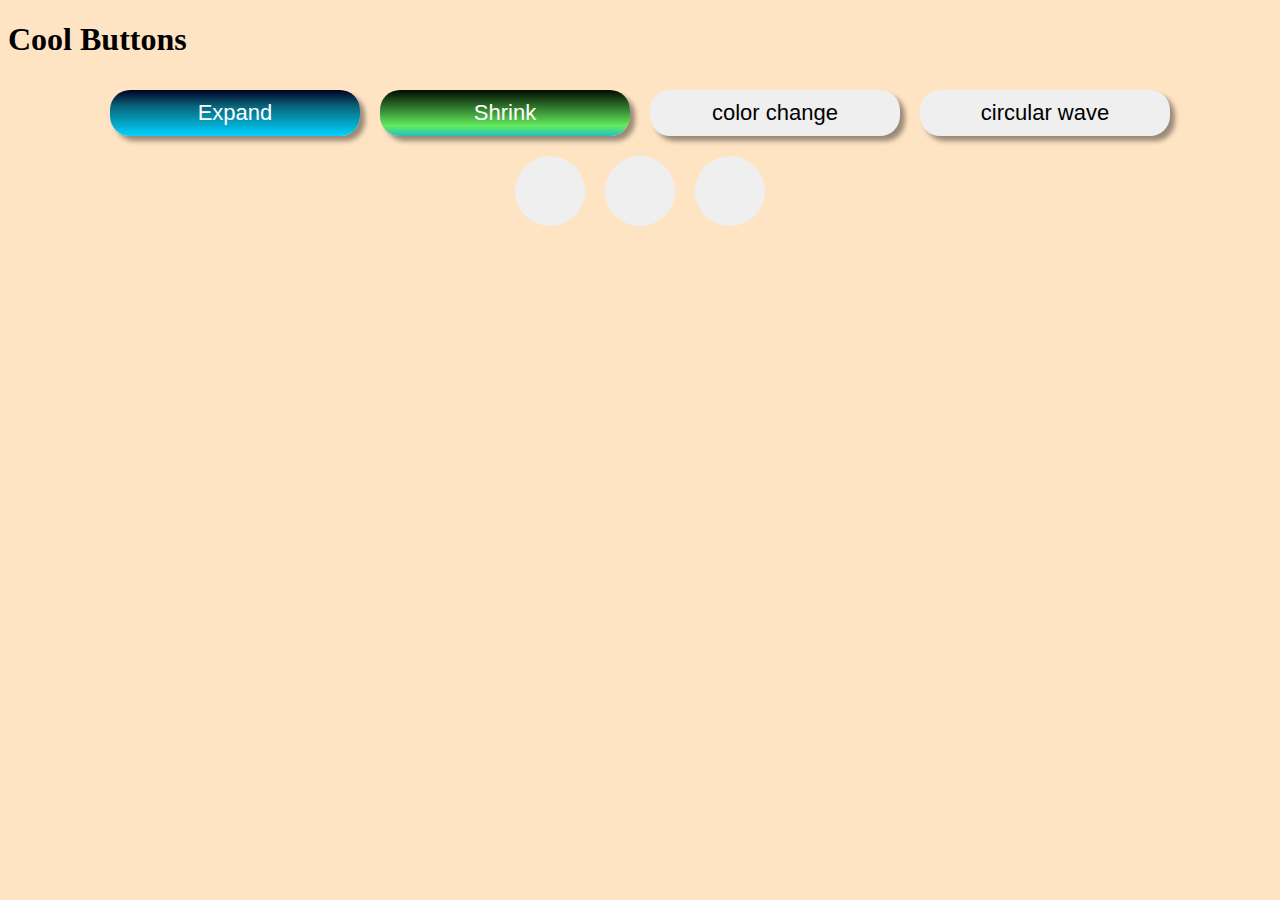
<file: Cool-Buttons/index.html>
<!DOCTYPE html>
<html lang="en">

<head>
  <meta charset="UTF-8">
  <meta name="viewport" content="width=device-width, initial-scale=1.0">
  <link rel="stylesheet" href="https://cdnjs.cloudflare.com/ajax/libs/font-awesome/6.6.0/css/all.min.css" integrity="sha512-Kc323vGBEqzTmouAECnVceyQqyqdsSiqLQISBL29aUW4U/M7pSPA/gEUZQqv1cwx4OnYxTxve5UMg5GT6L4JJg==" crossorigin="anonymous" referrerpolicy="no-referrer" />
  <title>Cool Buttons</title>
  <style>
    body {
      background-color: bisque;
    }

    .cool_buttons {
      display: flex;
      justify-content: center;
    }

    .btn_basics {
      width: 250px;
      font-size: 22px;
      padding: 10px 20px;
      border: none;
      margin: 10px;
      border-radius: 20px;
      box-shadow: 5px 5px 5px 0px rgba(0, 0, 0, 0.4);
      cursor: pointer;
    }

    .grow_tr {
      color: white;
      background: rgb(2, 0, 36);
      background: linear-gradient(180deg, rgba(2, 0, 36, 1) 0%, rgba(9, 100, 121, 1) 35%, rgba(0, 212, 255, 1) 100%);
      transition: all 0.2s linear;
    }

    .grow_tr:hover {
      box-shadow: 0px 10px 15px 0px rgba(0, 0, 0, 0.4);
      transform: scale(1.2)
    }

    .shrink_tr {
      color: white;
      background: rgb(34, 193, 195);
      background: linear-gradient(0deg, rgba(34, 193, 195, 1) 0%, rgba(99, 235, 93, 1) 22%, rgba(1, 11, 0, 1) 100%);
      transition: all 0.3s;
    }
    .shrink_tr:hover{
      box-shadow: 3px 3px 3px 0px rgba(0, 0, 0, 0.4);
      transform: scale(0.8);
    }

    .color_tr{
      position: relative;
      z-index: 2;
    }
    .color_tr::before{
      content: '';
      background-color: red;
      width: 0%;
      height: 100%;
      position: absolute;
      top: 0;
      left: 0;
      border-radius: 20px;
      transition: all 0.4s ease-in;
    }
    .color_tr:hover::before{
      width: 100%;
    }
    .color_tr > span {
      position: relative;
      z-index: 1;
    }

    .wave_tr {
      position: relative;
      z-index: 2;
      overflow: hidden;
    }
    .wave_tr::before{
      content: '';
      position: absolute;
      width: 0;
      height: 0px;
      border-radius: 50%;
      background-color: aquamarine;
      top: -100px;
      left: -20px;
      transition: all 0.4s linear;
    }
    .wave_tr > span {
      position: relative;
      z-index: 1;
    }
    .wave_tr:hover::before{
      height: 300px;
      width: 300px;
    }

    /* icons */

    .fa_icons {
      width: 70px;
      height: 70px;
      border-radius: 50%;
      border: none;
      margin: 10px;
      font-size: 27px;
    }
     
    .btn_container{
      position: relative;
    }
    .fb_icon::before {
      content: '';
      position: absolute;
      background-color: #3b5998;
      height: 0px;
      width: 0px;
      top: 50%;
      left: 50%;
      transform: translate(-50%, -50%);
      transition: all 0.4s linear;
    }
    .fb_icon {
      transition: all 0.4s linear;
    }
    .fb_icon:hover{
      cursor: pointer;
      color: white;
    }
    .fb_icon:hover::before{
      height: 70px;
      width: 70px;
      border-radius: 50%;
    }
    .fa_fb{
      position: relative;
      z-index: 2;
    }

    /* yt icon */
    .yt_icon {
      transition: all 0.4s linear;
    }
    .yt_icon:hover{
      cursor: pointer;
      background-color:rgb(146, 10, 10); 
      color: white;
      transform: rotate(180deg);
    }

    /* twitter */

    .tw_icon{
      transition: all 0.3s linear;
    }
    .tw_icon:hover{
      cursor: pointer;
      color: white;
      background-color: #1da1f2;
      transform: skew(-10deg);
    }
  </style>
</head>

<body>
  <h1>Cool Buttons</h1>
  <section class="cool_buttons">
    <div class="btn_container">
      <button class="btn_basics grow_tr">
        Expand
      </button>
    </div>
    <div class="btn_container">
      <button class="btn_basics shrink_tr">
        Shrink
      </button>
    </div>
    <div class="btn_container">
      <button class="btn_basics color_tr">
        <span>color change</span>
      </button>
    </div>
    <div class="btn_container">
      <button class="btn_basics wave_tr">
        <span>circular wave</span>
      </button>
    </div>
  </section>

  <section class="cool_buttons">
    <div class="btn_container">
      <button class="fa_icons fb_icon">
        <i class="fa-brands fa-square-facebook fa_fb" aria-hidden="true"></i>
      </button>
    </div>
    <div class="btn_container">
      <button class="fa_icons yt_icon">
        <i class="fa-brands fa-square-youtube fa_yt" aria-hidden="true"></i>
      </button>
    </div>
    <div class="btn_container">
      <button class="fa_icons tw_icon">
        <i class="fa-brands fa-square-twitter fa_tw" aria-hidden="true"></i>
      </button>
    </div>
  </section>
</body>

</html>










<!-- To achieve true centering of the element, you need to adjust its position by applying a transform. The transform: translate(-50%, -50%) shifts the element back by half of its own width and height, effectively moving it so that its center aligns with the center of the containing block. Without this transform, only the top-left corner is centered, leaving the element offset from the center.
In summary:
With transform: The center of the element aligns with the center of its container.
Without transform: Only the top-left corner is at the center, so the element appears offset.
This behavior is a fundamental aspect of how positioning and transformations work in CSS.
Related -->
</file>
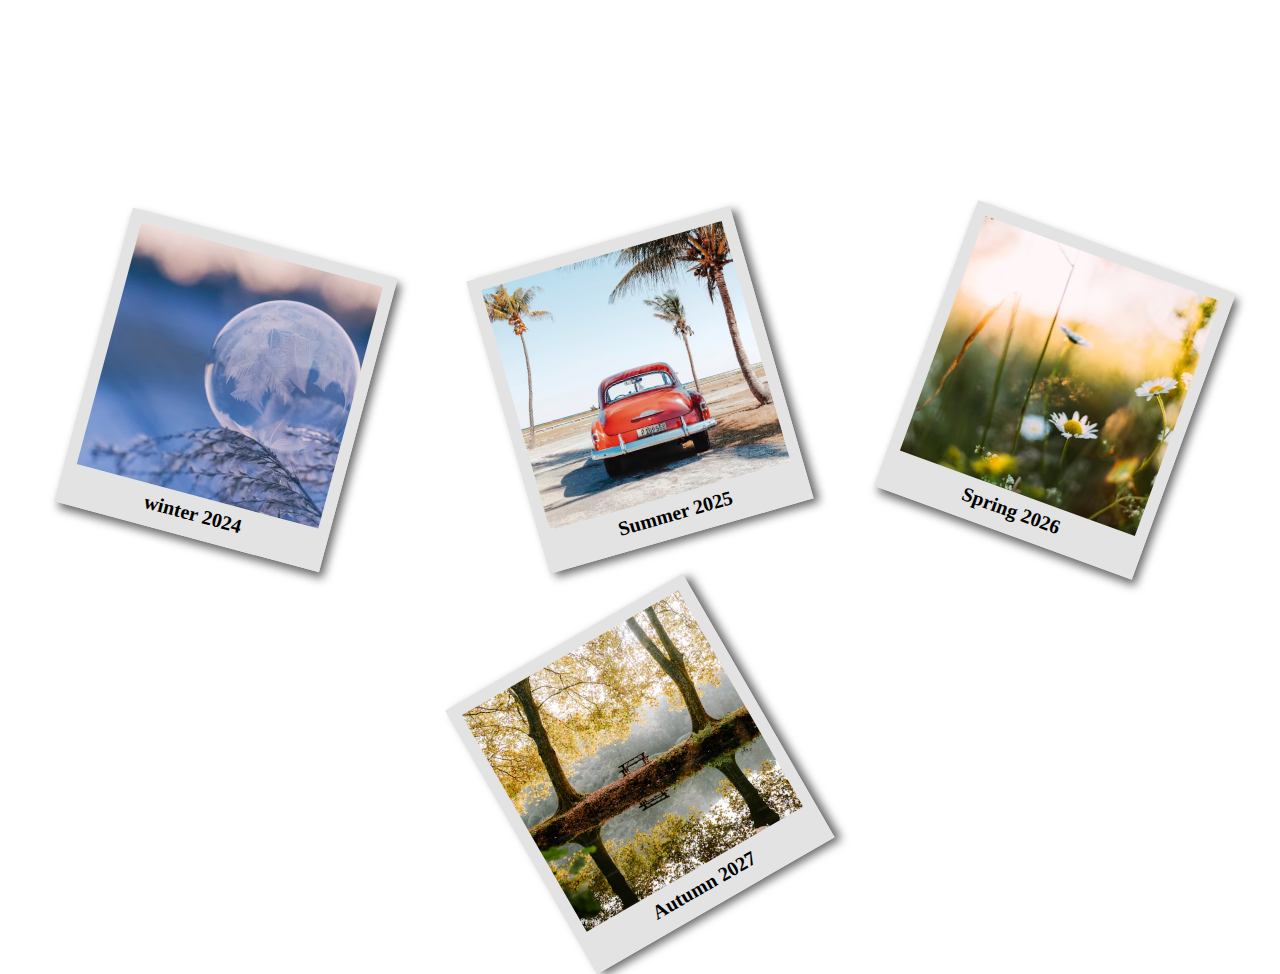
<file: image_gallery/index.html>
<!DOCTYPE html>
<html lang="en">
<head>
  <meta charset="UTF-8">
  <meta name="viewport" content="width=device-width, initial-scale=1.0">
  <title>Image Gallery</title>
  <link rel="stylesheet" href="css/style.css">
</head>
<body>
  <div class="image_container">
    <figure>
      <img class="image" src="img/winter.avif" alt="">
      <figcaption class="figure_caption">winter 2024</figcaption>
    </figure>
    <figure>
      <img class="image" src="img/summer.avif" alt="">
      <figcaption class="figure_caption">Summer 2025</figcaption>
    </figure>
    <figure>
      <img class="image" src="img/spring.avif" alt="">
      <figcaption class="figure_caption">Spring 2026</figcaption>
    </figure>
    <figure>
      <img class="image" src="img/autumn.avif" alt="">
      <figcaption class="figure_caption">Autumn 2027</figcaption>
    </figure>
  </div>
</body>
</html>
</file>
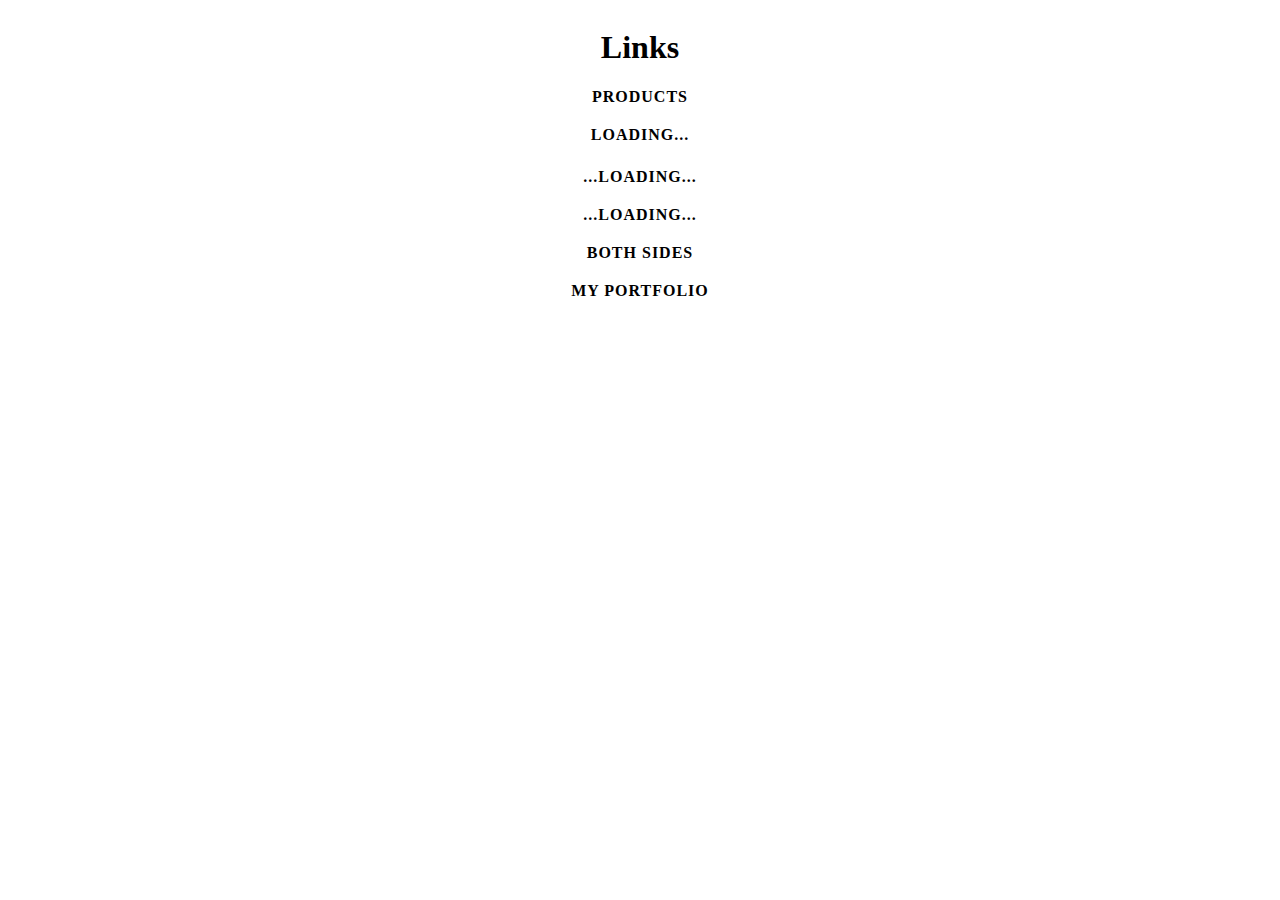
<file: links-project/index.html>
<!DOCTYPE html>
<html lang="en">

<head>
  <meta charset="UTF-8">
  <meta name="viewport" content="width=device-width, initial-scale=1.0">
  <title>Links</title>
  <style>
    body {
      display: flex;
      flex-direction: column;
      align-items: center;
      font-weight: bold;
    }

    .links {
      margin-bottom: 20px;
      position: relative;
    }

    .basic_reset {
      text-transform: uppercase;
      text-decoration: none;
      color: black;
      letter-spacing: 1px;
    }

    .products_link::after {
      content: "";
      background-color: brown;
      display: block;
      height: 0px;
      width: 100%;
      opacity: 0;
      border-radius: 2px;
      transition: all 0.2s ease-in;
    }

    .products_link:hover::after {
      height: 4px;
      opacity: 1;
    }


    /* loading 2ndl link */
    .products_link1::after {
      content: "";
      background-color: blue;
      display: block;
      height: 4px;
      width: 0%;
      border-radius: 2px;
      transition: all 0.3s;
    }

    .products_link1:hover::after {
      width: 100%;
    }

    /* link2 */
    .products_link2::after {
      content: "";
      position: absolute;
      left: 0%;
      right: 0%;
      bottom: -7px;
      height: 3px;
      background-color: blue;
      transform: scaleX(0);
      transition: all 0.2s linear;
    }

    .products_link2:hover::after {
      transform: scaleX(1);
    }

/* link 3 */
    .products_link3::after {
    content: "";
    background-color: blue;
    display: block;
    height: 4px;
    /* width: 100%; Start with full width */
    position: absolute; /* Position it absolutely */
    left: 0; /* Anchor it to the left */
    right: 0;
    bottom: -4px; /* Position it below the text */
    border-radius: 2px;
    transform: scaleX(0); /* Start with scaleX at 0 */
    transform-origin: right; /* Set origin for scaling from right */
    transition: transform 0.3s ease; 
    }
    .products_link3:hover::after {
      transform: scaleX(1);
    }

    /* link4 */
    .products_link4::after{
      content: "";
      background-color: purple;
      position: absolute;
      left: 0;
      right: 0;
      bottom: -4px;
      height: 3px;
      transform: scaleX(0);
      transition: all 0.2s linear;
    }
    .products_link4:hover::after{
      transform: scaleX(1);
    }
    .products_link4::before{
      content: "";
      background-color: purple;
      position: absolute;
      left: 0;
      right: 0;
      top: -4px;
      height: 3px;
      transform: scaleX(0);
      transition: all 0.2s linear;
    }
    .products_link4:hover::before{
      transform: scaleX(1);
    }

    /* link 5 */
    .original_desc{
      transition: all 0.3s;
    }
    .products_link5:hover .original_desc{
      opacity: 0;
    }
    .products_link5::after{
      content: attr(data-text);
      position: absolute;
      left: 0;
      right: 0;
      /* bottom: -100%; */
      text-align: center;
      opacity: 0;
      transition: all 0.3s;
    }
    .products_link5:hover::after{
      opacity: 1;
      /* bottom: 0%; */
    }
  </style>
</head>

<body>
  <h1>Links</h1>
  <div class="links">
    <a href="#" class="products_link basic_reset">Products</a>
  </div>
  <div class="links">
    <a href="#" class="products_link1 basic_reset">Loading...</a>
  </div>
  <div class="links">
    <a href="#" class="products_link2 basic_reset">...Loading...</a>
  </div>
  <div class="links">
    <a href="#" class="products_link3 basic_reset">...Loading...</a>
  </div>
  <div class="links">
    <a href="#" class="products_link4 basic_reset">Both sides</a>
  </div>
  <div class="links">
    <a href="#" class="products_link5 basic_reset" data-text="About Me"><span class="original_desc">
      My Portfolio
    </span></a>
  </div>
</body>

</html>
</file>
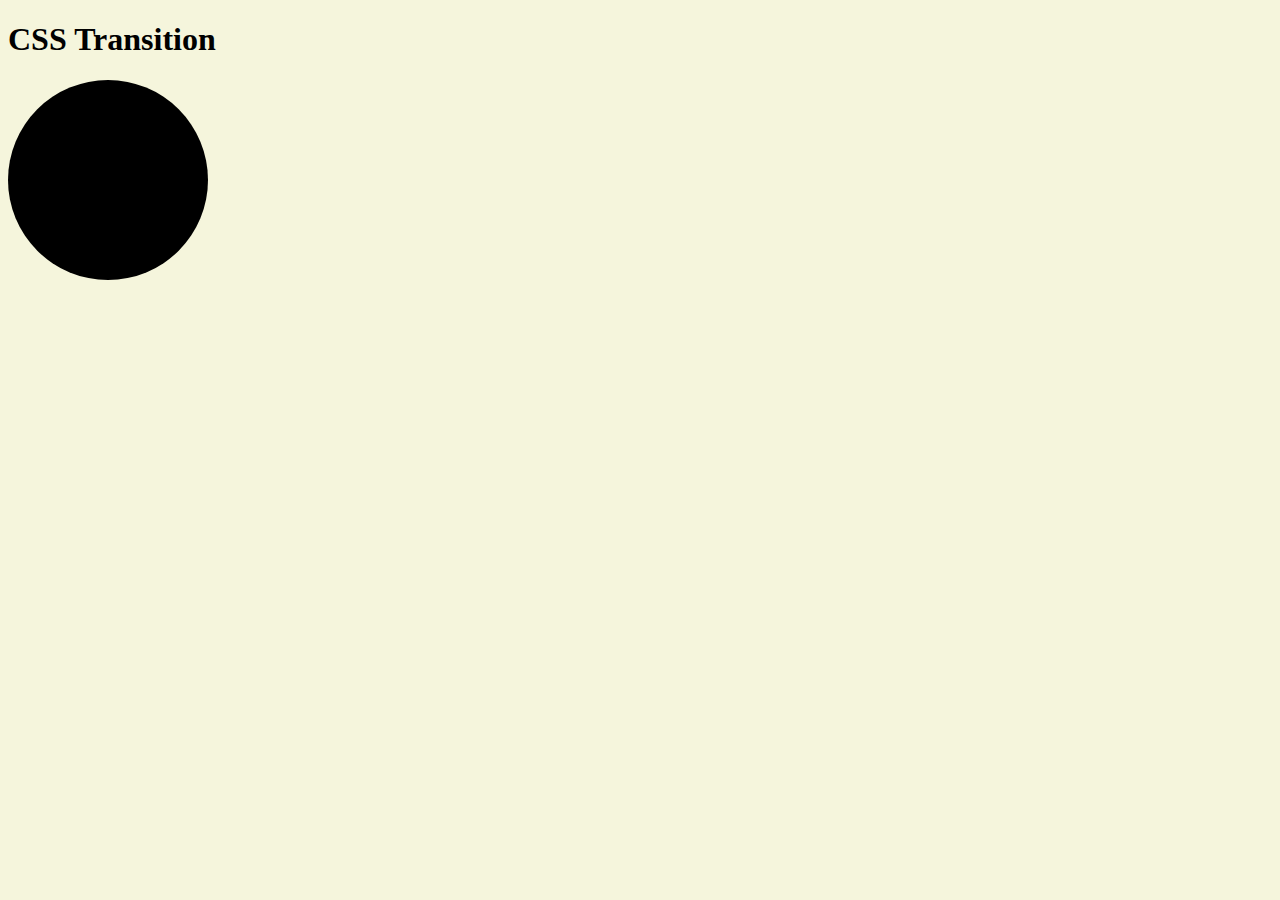
<file: transition/index.html>
<!DOCTYPE html>
<html lang="en">
<head>
  <meta charset="UTF-8">
  <meta name="viewport" content="width=device-width, initial-scale=1.0">
  <title>Transition</title>
  <style>
    body{
      background-color: beige;
    }
    .trans_container{
      width: 200px;
      height: 200px;
      background-color: black;
      border-radius: 50%;
      transition: all 2s;
    }
    .trans_container:hover{
      width: 250px;
      height: 250px;
      background-color: palevioletred;
    }
  </style>
</head>
<body>
  <h1>CSS Transition</h1>
  <div class="trans_container"></div>
</body>
</html>
</file>
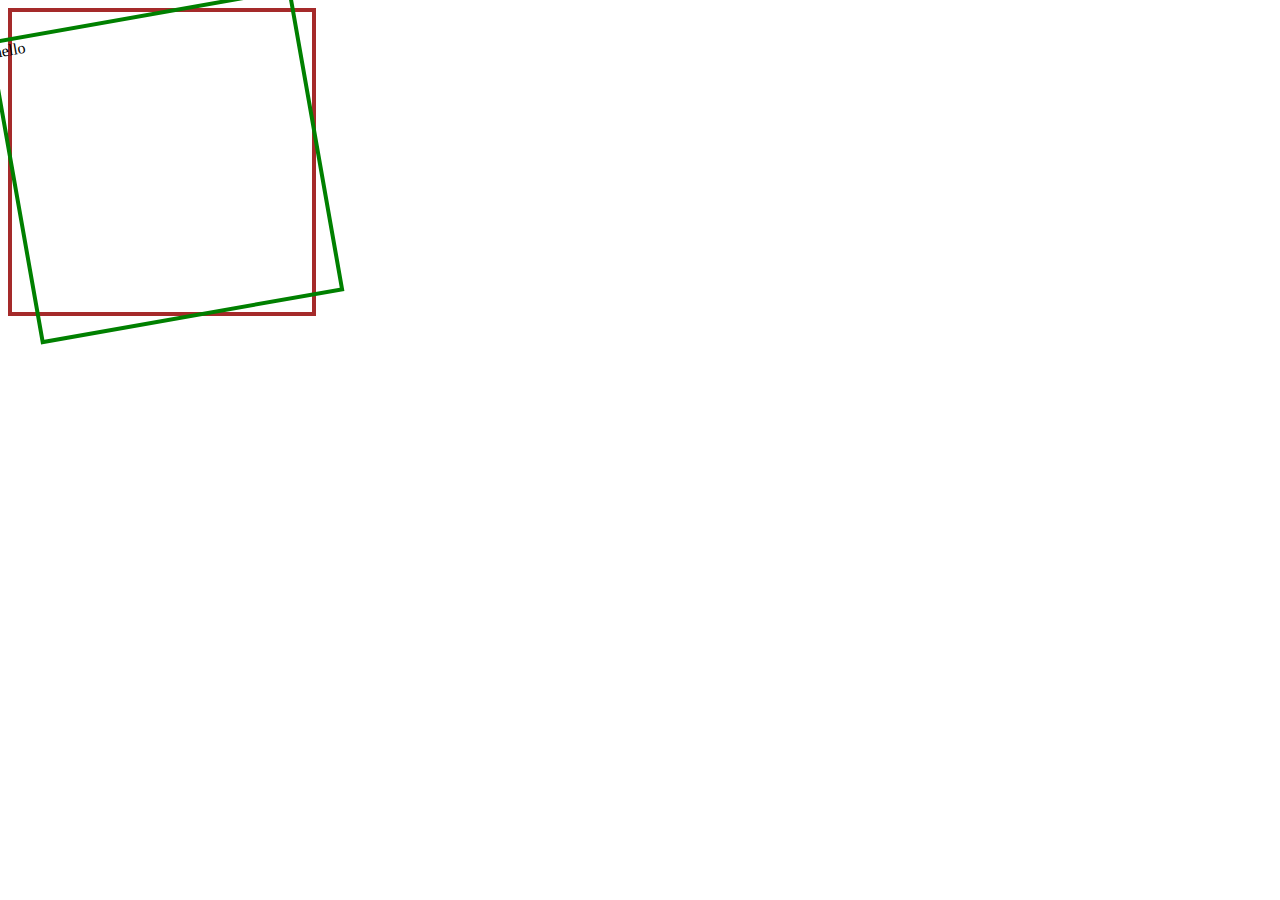
<file: rotate.html>
<!DOCTYPE html>
<html lang="en">
<head>
  <meta charset="UTF-8">
  <meta name="viewport" content="width=device-width, initial-scale=1.0">
  <title>scale</title>
  <style>
    .container{
      width: 300px;
      height: 300px;
      border: 4px solid brown;
    }
    .inner-container{
      width: 300px;
      height: 300px;
      border: 4px solid green;
      /* transform: scale(2,2); */
      transform: rotate(-10deg);
    }
  </style>
</head>
<body>
  <div class="container">
    <div class="inner-container">hello</div>
  </div>
</body>
</html>
</file>
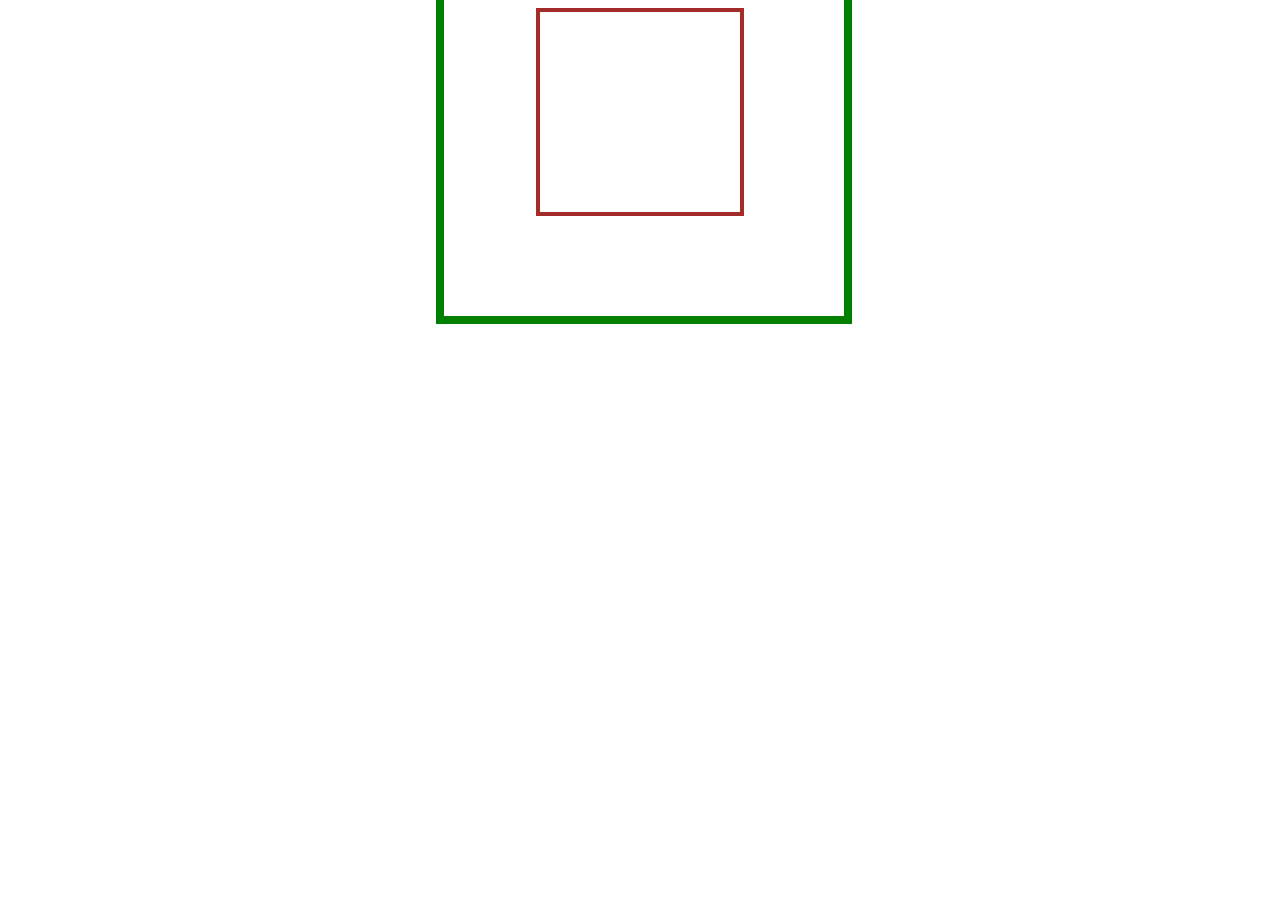
<file: scale.html>
<!DOCTYPE html>
<html lang="en">
<head>
  <meta charset="UTF-8">
  <meta name="viewport" content="width=device-width, initial-scale=1.0">
  <title>scale</title>
  <style>
    .container{
      width: 200px;
      height: 200px;
      border: 4px solid brown;
      margin: auto;
    }
    .inner-container{
      width: 200px;
      height: 200px;
      border: 4px solid green;
      /* transform: scale(2,2); */
      /* transform: scaleX(2); */
      /* transform: scaleY(2); */
      transform: scale(2);
    }
  </style>
</head>
<body>
  <div class="container">
    <div class="inner-container"></div>
  </div>
</body>
</html>
</file>
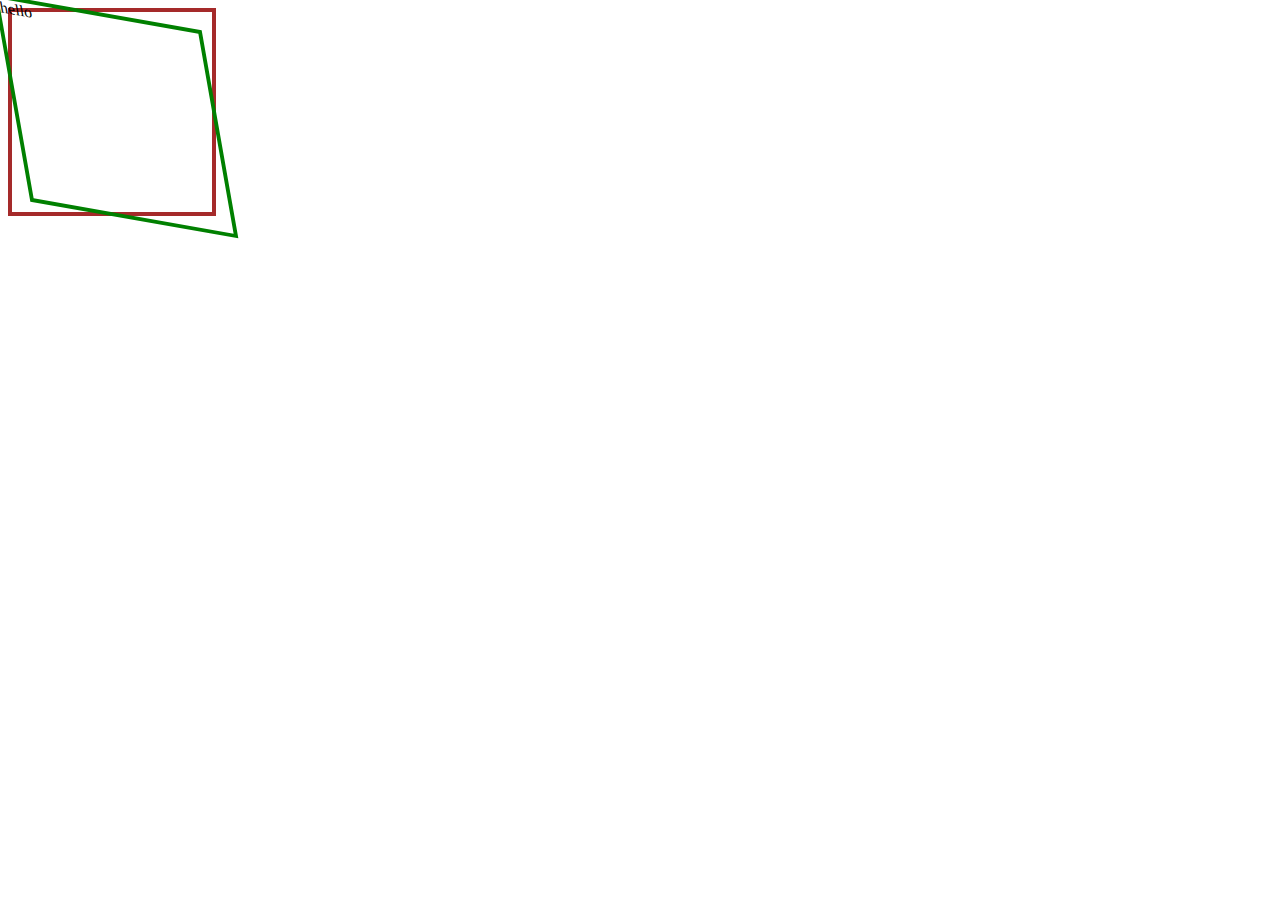
<file: skew.html>
<!DOCTYPE html>
<html lang="en">
<head>
  <meta charset="UTF-8">
  <meta name="viewport" content="width=device-width, initial-scale=1.0">
  <title>scale</title>
  <style>
    .container{
      width: 200px;
      height: 200px;
      border: 4px solid brown;
    }
    .inner-container{
      width: 200px;
      height: 200px;
      border: 4px solid green;
      /* transform: scale(2,2); */
      transform: skewX(20deg);
      transform: skew(10deg, 10deg);
    }
  </style>
</head>
<body>
  <div class="container">
    <div class="inner-container">hello</div>
  </div>
</body>
</html>
</file>
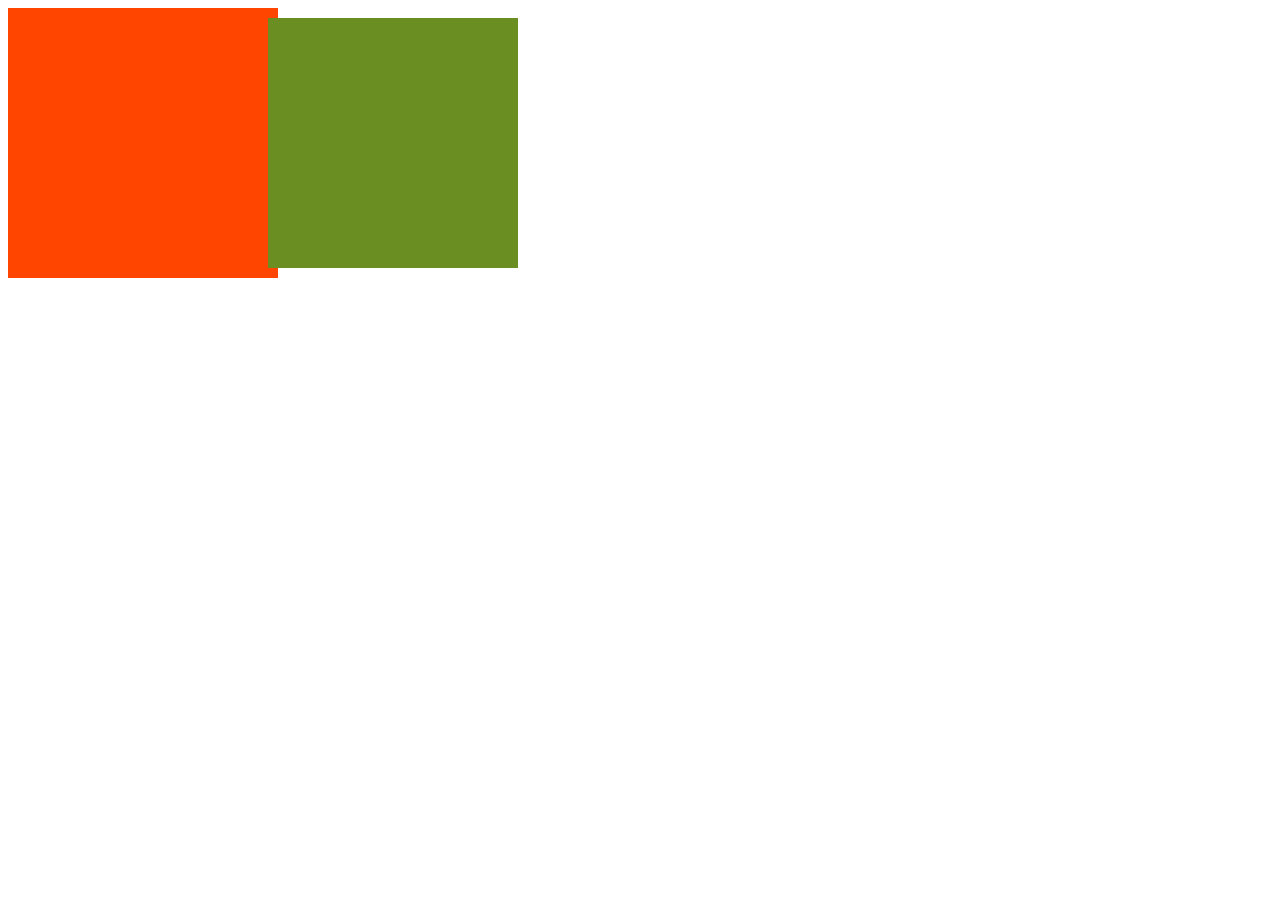
<file: transition1.html>
<!DOCTYPE html>
<html lang="en">
<head>
  <meta charset="UTF-8">
  <meta name="viewport" content="width=device-width, initial-scale=1.0">
  <title>transition</title>
  <style>
    .container{
      padding: 10px;
      background: orangered;
      width: 250px;
      height: 250px;
    }
    .inner-container{
      background-color: olivedrab;
      width: 250px;
      height: 250px;
      transform: translate(250px);
    }
  </style>
</head>
<body>
  <div class="container">
    <div class="inner-container"></div>
  </div>
</body>
</html>
</file>
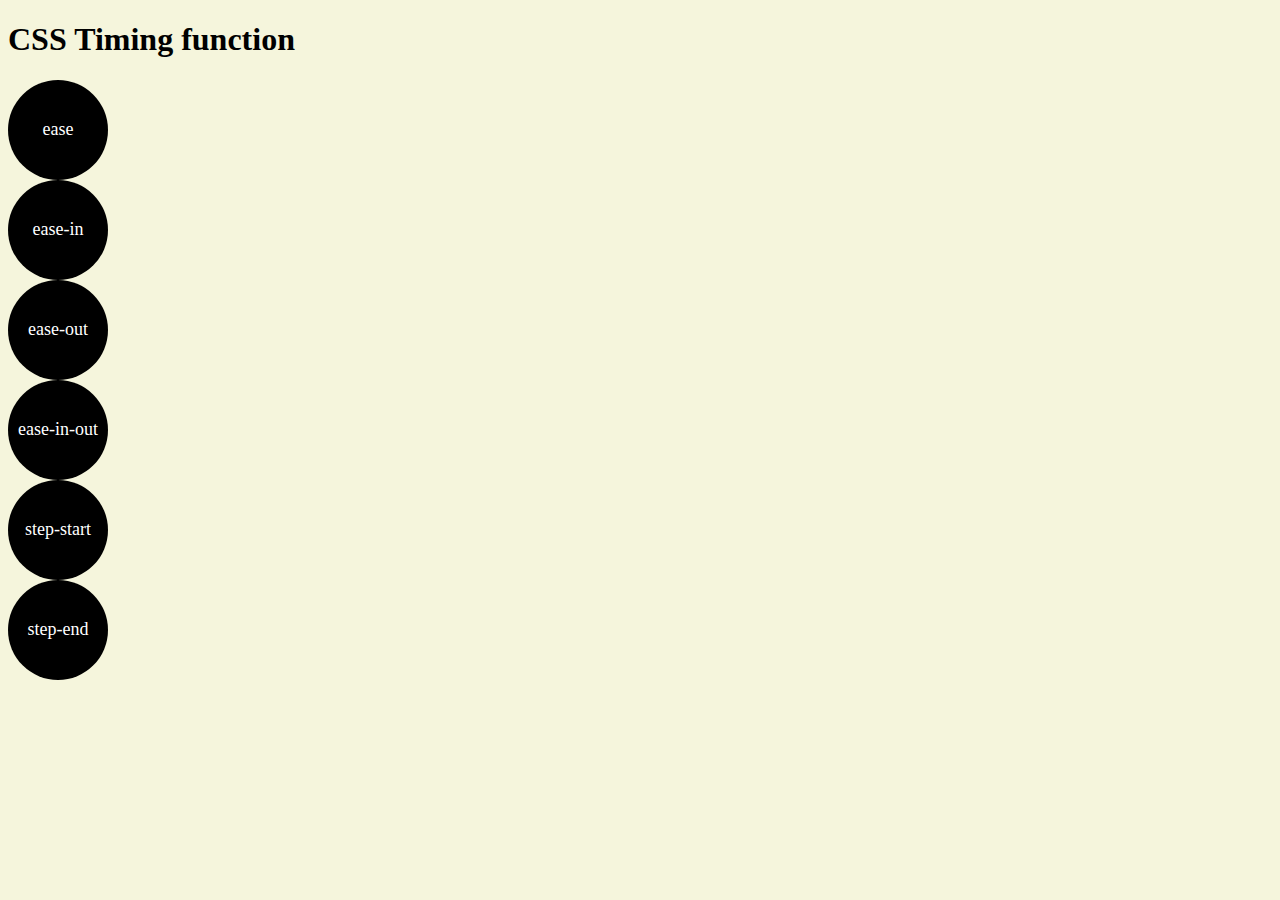
<file: transition/index2.html>
<!DOCTYPE html>
<html lang="en">
<head>
  <meta charset="UTF-8">
  <meta name="viewport" content="width=device-width, initial-scale=1.0">
  <title>timing function</title>
  <style>
    body{
      background-color: beige;
    }
    .trans_container{
      width: 100px;
      height: 100px;
      background-color: black;
      border-radius: 50%;
      color: white;
      display: flex;
      justify-content: center;
      align-items: center;
      font-size: 18px;
      transition: all 2s;
      /* text-wrap: nowrap; */
    }
    .parent_container:hover .trans_container{
      background-color: yellowgreen;
      margin-left: 400px;
      cursor: pointer;
    }
    .ease{
      transition-timing-function: ease;
    }
    .ease-in{
      transition-timing-function: ease-in;
    }
    .ease-out{
      transition-timing-function: ease-out;
    }
    .ease-in-out{
      transition-timing-function: ease-in-out;
    }
    .step-start{
     transition-timing-function: step-start;
    } 
    .step-end{
     transition-timing-function: step-end;
    } 
  </style>
</head>
<body>
  <h1>CSS Timing function</h1>
  <div class="parent_container">
    <div class="trans_container ease">
      ease
    </div>
    <div class="trans_container ease-in">
      ease-in
    </div>
    <div class="trans_container ease-out">
      ease-out
    </div>
    <div class="trans_container ease-in-out">
      ease-in-out
    </div>
    <div class="trans_container step-start">
      step-start
    </div>
    <div class="trans_container step-end">
      step-end
    </div>
  </div>
</body>
</html>
</file>
<file: image_gallery/css/style.css>
body{
  font-size: 30px;
  font-weight: 700;
}

.image_container{
  display: flex;
  justify-content: space-evenly;
  flex-wrap: wrap;
  gap: 20px;
}

.image{
  width: 250px;
  height: 250px;
  object-fit: cover;
}

figure{
  background-color: #e3e3e3;
  box-shadow: 5px 5px 10px rgba(0, 0, 0, 0.6);
  border: 12px solid #e3e3e3;
  position: relative;
  top: 200px;
  transition: all 0.6s ease;
}

figure:nth-child(1){
  transform: rotate(15deg);
}
figure:nth-child(2){
  transform: rotate(-16deg);
}
figure:nth-child(3){
  transform: rotate(20deg);
}
figure:nth-child(4){
  transform: rotate(-30deg);
}

figure:hover{
  cursor: pointer;
  opacity: 0.4;
  top: 0px;
}

.figure_caption{
  text-align: center;
  font-size: 20px;
}
</file>
